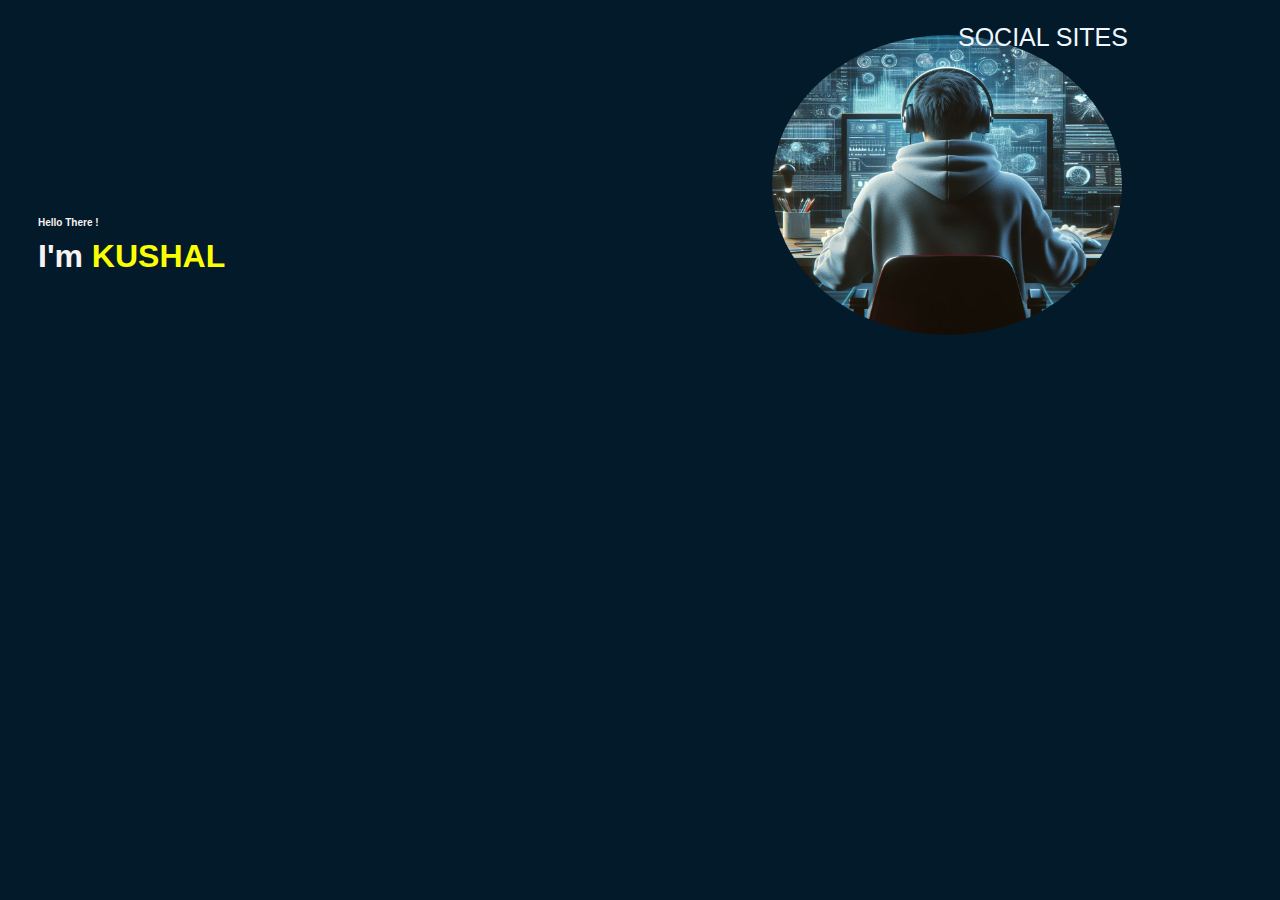
<file: Portfolio/index.html>
<!DOCTYPE html>
<html lang="en">
    <head><title>Kushal Basnet</title>
        <meta http-equiv="content-type"  content="text/html" charset="UTF-8">
        <link rel="stylesheet"  type="text/css" href="design.css" />
        <link rel="icon" type="image/x-icon" style="border-radius: 50%;" href="port1.jpg.png">
        <link rel="stylesheet" href="https://cdnjs.cloudflare.com/ajax/libs/font-awesome/6.6.0/css/all.min.css" integrity="sha512-Kc323vGBEqzTmouAECnVceyQqyqdsSiqLQISBL29aUW4U/M7pSPA/gEUZQqv1cwx4OnYxTxve5UMg5GT6L4JJg==" crossorigin="anonymous" referrerpolicy="no-referrer" />
    </head>
    <body>
        <main>
        <div class="main-design">
            <span class="sco">SOCIAL SITES</span>
<a target="_blank" href="https://www.facebook.com/kushal.basnet.75839" id="fb"><i class="fa-brands fa-facebook"></i></a>
<a target="_blank" href="https://l.facebook.com/l.php?u=https%3A%2F%2Fwww.instagram.com%2Fkushal_1oo%3Figsh%3DajIwczZycHVmeHoy%26fbclid%3DIwAR3bFtOmHToCgwR2-3Ko8CfpHc2CLK-N4NrPmiYNmOQDf-QyT1MZQLZGuxI&h=AT1Pz5VsjLqLAw-XRpfjE_8yRQmYuKDwFj1xNFmghrhg_dZAj-OxaQ_6q8vACzlngnLCJ9E-HXEXERDVJYx1V2vJwDsUfkBG_SdXK0xHtpS5EYgF804_YZwwkOy1omHcKUskwLpkYQhox3hsCVyRMA" id="insta"><i class="fa-brands fa-instagram"></i></a>
<a target="_blank" href="http://www.youtube.com/@kushalbasnet04" id="yt"><i class="fa-brands fa-youtube"></i></a>    
<a target="_blank" href="https://twitter.com/Kushal_3711" id="x"><i class="fa-brands fa-x-twitter"></i></a>
</div>
    <div class="head">
    <h1 class="name">Hello There !</h1>
    <h1 class="aim">I'm   <span class="bold">KUSHAL</span></h1>
    </div>
    <div id="head1">
        <img src="port.jpg.jpg" style="border-radius: 50%;" align="right" height="300px" width="350px" />
    </div>
</main>
</body>
</html>
</file>
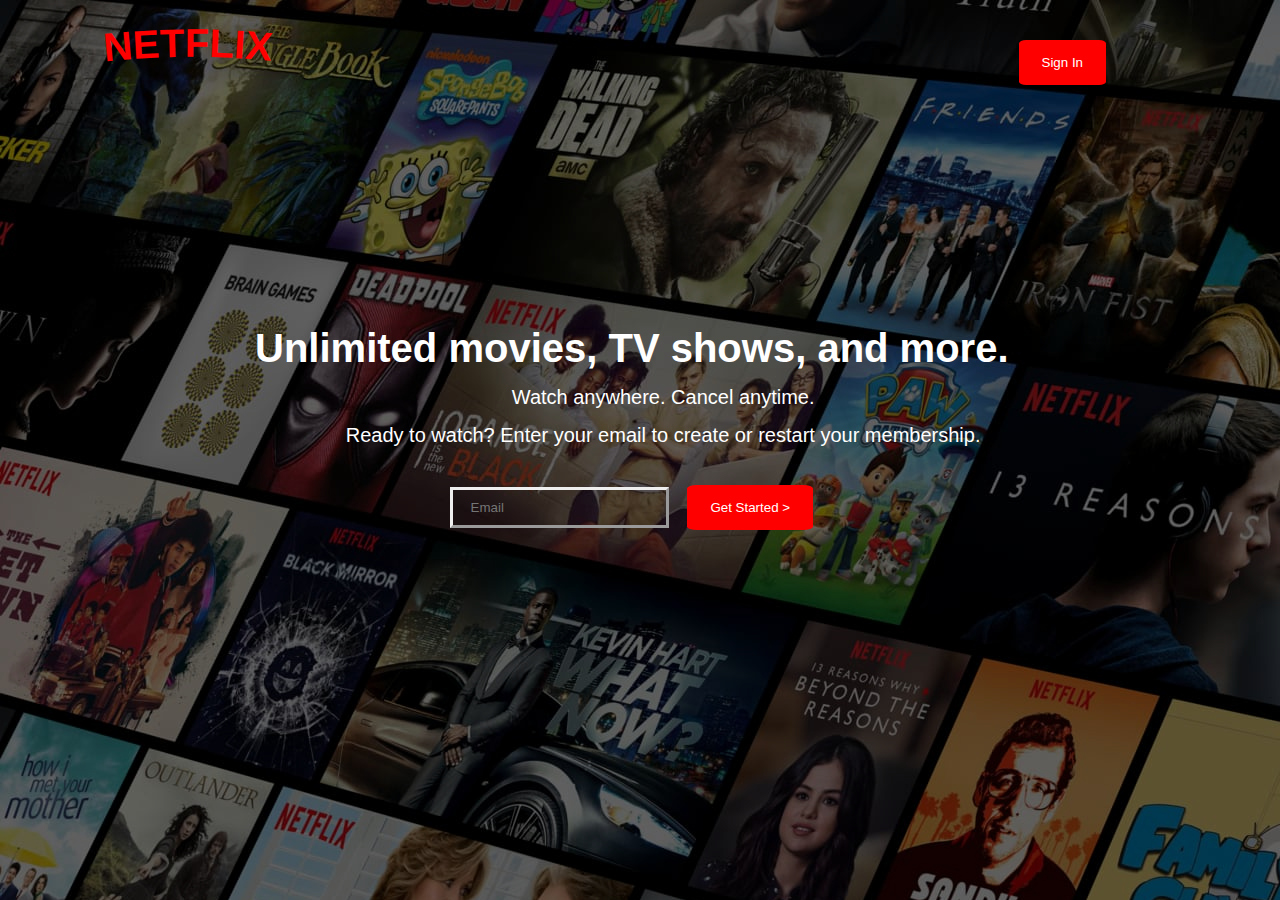
<file: learningfile/netflixproject.html>
<!DOCTYPE html>
<html lang="en">
<head>
    <meta charset="UTF-8">
    <meta name="viewport" content="width=device-width, initial-scale=1.0">
    <title>Netflix</title>
    <link rel="stylesheet" type="text/css" href="netflix.css">
</head>
<body>
    <div class="net">
        <svg width="260" height="130">
            <path id="curve" d="M 0 120 C 0 120, 130 95, 260 120"></path>
            <text class="text" text-anchor="middle">
                <textPath class="text_path" href="#curve" startOffset="50%">NETFLIX</textPath>
            </text>
        </svg>
        <div class="net">
            <div class="signin">
                 <form action="postMethod">
          <input type="submit" value="Sign In" class="new">
                 </form>
    </div>
    <div class="bod">
      <pre><span id="first">Unlimited movies, TV shows, and more.</span>

        <span id="second">Watch anywhere. Cancel anytime.</span>

        <span id="third">Ready to watch? Enter your email to create or restart your membership.</span>
            <form action="getMethod">
<input type="email" id="email" name="Email" placeholder="Email"> <input type="submit" value="Get Started >">
            </form>
    </pre>
    </div>
</body>
</html>
</file>
<file: Portfolio/design.css>
* {
    box-sizing: border-box;
  }
body{
    background-color: rgb(2, 26, 41);
}
h1{
    text-align: left;
    padding: 10px;
    margin: auto;
    color: rgb(248, 242, 242);
    font-size: 50px;
    font-family:'Lucida Sans', 'Lucida Sans Regular', 'Lucida Grande', 'Lucida Sans Unicode', Geneva, Verdana, sans-serif;
}
.bold{
    color: rgb(251, 255, 0);
}
.name{
    margin-top: 20px;
    margin-bottom: -10px;
}
.head{
    padding-top: 135px;
    padding-left: 20px;
    font-family: 'Trebuchet MS', 'Lucida Sans Unicode', 'Lucida Grande', 'Lucida Sans', Arial, sans-serif;
}
#head1{
    margin-top: -250px;
    padding-right: 150px;
}
.main-design{
    padding-left: 950px;
    padding-top: 15px;
}
.head img{
    border-radius: 50%;
    margin-right: 200px;
    margin-top: -55px;
}
.name{
 font-display: none;
 font-size: 10px;
 font-family: 'Franklin Gothic Medium', 'Arial Narrow', Arial, sans-serif;
}
.aim{
    font-display: none;
font-size: 2rem;
font-family: 'Franklin Gothic Medium', 'Arial Narrow', Arial, sans-serif;
}
.Word{
    font-size:50px;
    font-weight: 400;
    font-display: flex;
}
.fa-facebook{
color: skyblue;
padding-right: 15px;
margin-top: 0px;
font-size: 25px;
}
.fa-instagram{
    margin-top: -55px;
    font-size: 25px;
    color: rgb(205, 72, 107);
}
.fa-youtube{
    padding-left: 20px;
    font-size: 25px;
    color: red;
}
.fa-x-twitter{
    padding-left: 15px;
    font-size: 25px;
    color: black;
}
.sco{
    font-size: 25px;
    color: aliceblue;
    font-family: 'Franklin Gothic Medium', 'Arial Narrow', Arial, sans-serif;
    margin-right: 20px;
}
</file>
<file: learningfile/netflix.css>
body{
    background-image: linear-gradient(rgba(0, 0, 0, 0.5),
    rgba(0, 0, 0, 0.5)), url('net.jpg');
backdrop-filter: blur(degree-of-blur);
}
#curve{
    fill: transparent;
}
.net{
    margin-top: -60px;
    margin-left: 50px;
}
.text{
    font-size: 40px;
    font-family:'Gill Sans', 'Gill Sans MT', Calibri, 'Trebuchet MS', sans-serif;
    fill: red;
    font-weight: bolder;
}
.bod{
    text-align: center;
    margin-top: 20%;
    margin-right: 10%;
    margin-bottom: -150px;
}
#first{
color: white;
font-size: 40px;
font-family:Verdana, Geneva, Tahoma, sans-serif;
font-weight: bolder;
margin-bottom: 3em;
}
#second{
    color: white;
    font-size: 20px;
    font-family: Arial, Helvetica, sans-serif;
}
#third{
        color: white;
        font-size: 20px;
        font-family: Arial, Helvetica, sans-serif;
 }
 .emailform{
    text-align: center;
 }
 .signin{
    text-align: right;
    margin-right: 160px;
    margin-top: 10px;
 }
 .new{
    background-color: red;
    border-radius: 8%;
    border: none;
    color: white;
    padding: 10px 18px;
    text-decoration: none;
    margin: 6px 5px;
    cursor: pointer;
  }
input[type=submit] {
    background-color: red;
    border-radius: 8%;
    border: none;
    color: white;
    padding: 15px 23px;
    text-decoration: none;
    margin: 8px 6px;
    cursor: pointer;
  }
input[type=email]{
    background:transparent;
    border: outset;
    color: white;
    padding: 10px 18px;
    text-decoration: none;
    margin: 6px 5px;
    cursor: pointer;
  }
</file>
